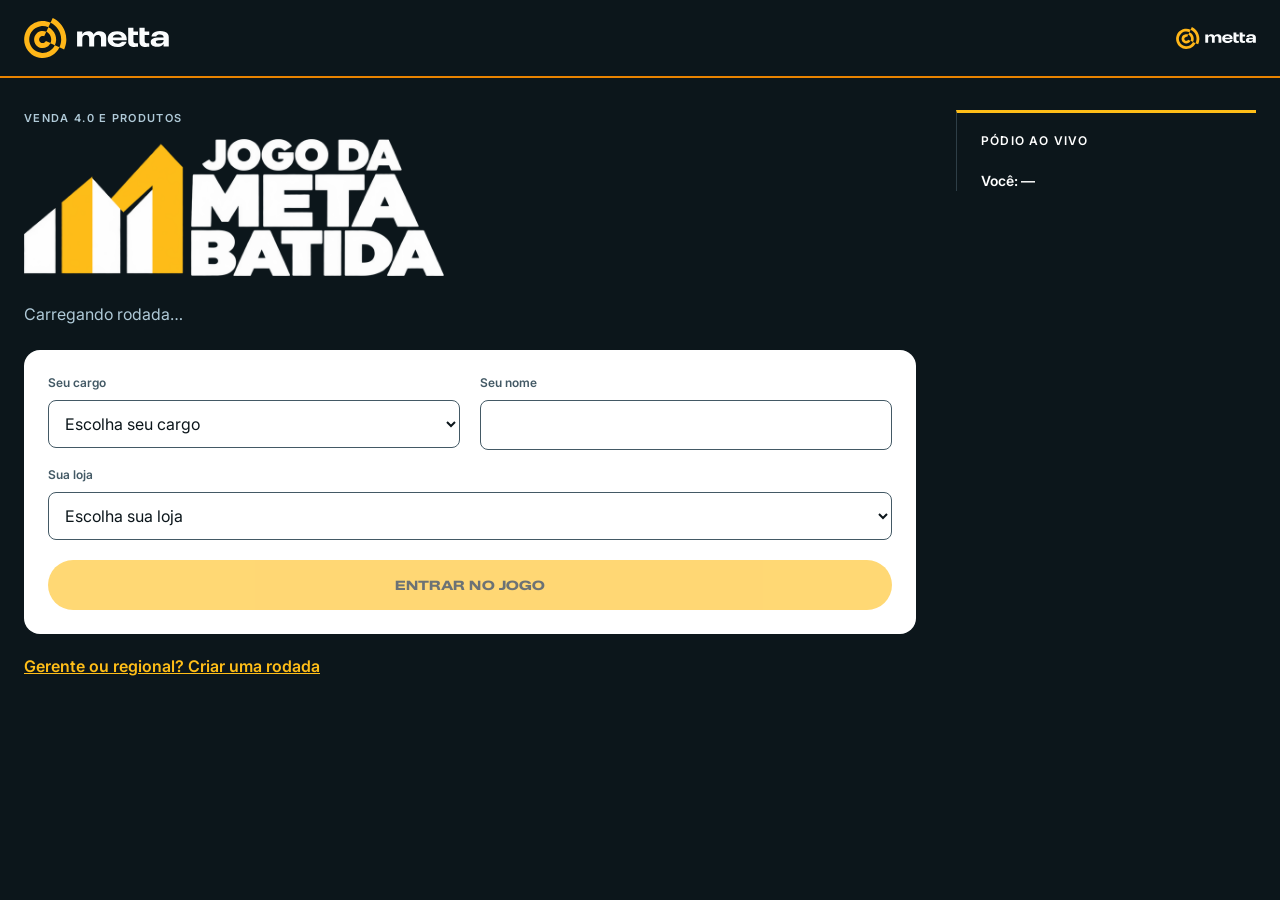
<file: jogo-meta-batida/frontend/index.html>
<!doctype html>
<html lang="pt-BR">
<head><meta charset="utf-8"><meta name="viewport" content="width=device-width,initial-scale=1"><title>Jogo da Meta Batida</title><link rel="stylesheet" href="css/jogo.css?v=20261127g"><script type="module" src="js/jogador.js?v=20261127g"></script></head>
<body>
<header class="marca"><img class="logo-cliente" src="img/logo-metta.svg" alt="Metta" width="150" height="42"><span><img class="logo-jogo" src="img/logo-jogo.png" alt="Jogo da Meta Batida" width="900" height="294"></span><img class="logo-metta" src="img/logo-metta.svg" alt="Metta" width="120" height="26"></header>
<div class="layout">
<aside class="podio painel" aria-label="Pódio ao vivo"><h2>Pódio ao vivo</h2><ol id="podio" class="medalhas"></ol><div class="podio-rodape"><strong id="posicao">Você: —</strong><button id="alternar" class="discreto" hidden aria-label="Alternar entre pódio da loja e geral">Ver geral</button></div></aside>
<main id="principal">
<section id="entrada" class="painel">
<p id="sobretitulo-entrada" class="sobretitulo">VENDA 4.0 E PRODUTOS</p><h1 class="titulo-logo"><img src="img/logo-jogo.png" alt="Jogo da Meta Batida" width="900" height="294"></h1><p id="rodada">Carregando rodada…</p>
<form id="formulario"><div class="campo"><label for="cargo">Seu cargo</label><select id="cargo" name="cargo" required><option value="">Escolha seu cargo</option><option>Gerente</option><option>Regional</option><option>Vendedor</option><option>Outro</option></select></div><div id="campo-nome-lista" class="campo" hidden><label for="nome-lista">Escolha seu nome</label><select id="nome-lista" name="nome-lista"></select></div><div id="campo-nome" class="campo"><label for="nome">Seu nome</label><input id="nome" name="nome" autocomplete="name" minlength="2" maxlength="60" required></div><div id="campo-loja"><label for="loja">Sua loja</label><select id="loja" name="loja" required><option value="">Escolha sua loja</option></select></div><button id="entrar" class="principal" disabled aria-label="Entrar no jogo">Entrar no jogo</button></form><a id="criar-rodada" class="link-rodada" href="gerente.html">Gerente ou regional? Criar uma rodada</a>
</section>
<section id="instrucoes" class="painel" hidden><p class="sobretitulo" id="sobretitulo-regras">PREPARE-SE PARA JOGAR</p><h1 id="titulo-regras">Como funciona</h1><p id="aviso-instrutor" class="aviso-instrutor"></p><ol class="regras" id="lista-regras"></ol><button id="comecar" class="principal" aria-label="Começar a primeira pergunta">Começar</button></section>
<section id="jogo" class="cartao" hidden aria-label="Pergunta atual">
<div class="tempo"><progress id="barra" max="100" value="100" aria-label="Tempo restante"></progress><strong id="segundos" role="timer">— s</strong></div>
<div class="pergunta-topo"><span id="numero"></span><span id="tema"></span></div><h1 id="pergunta"></h1><img id="foto" class="produto" alt=""><div id="opcoes" class="opcoes"></div>
</section>
<section id="feedback" class="painel feedback" hidden><div id="caixa-feedback" class="caixa-feedback"><span id="icone-feedback" class="icone-feedback" aria-hidden="true"></span><div><h1 id="mensagem-feedback" role="status"></h1><p id="detalhe-feedback"></p></div></div></section>
<section id="final" class="painel" hidden><p class="sobretitulo">FIM DE JOGO</p><h1>Seu <em>resultado</em></h1><p id="resultado"></p><div id="estatisticas" class="estatisticas"></div><h2>Lista por cargo</h2><div id="listas" class="listas"></div><div id="ranking" class="ranking" tabindex="0" aria-label="Lista do cargo com rolagem" hidden></div><button id="nova-rodada" class="discreto" hidden aria-label="Entrar na nova rodada">Nova rodada disponível</button></section>
<p id="status" class="status" role="status" aria-live="polite"></p>
</main></div>
</body></html>
</file>
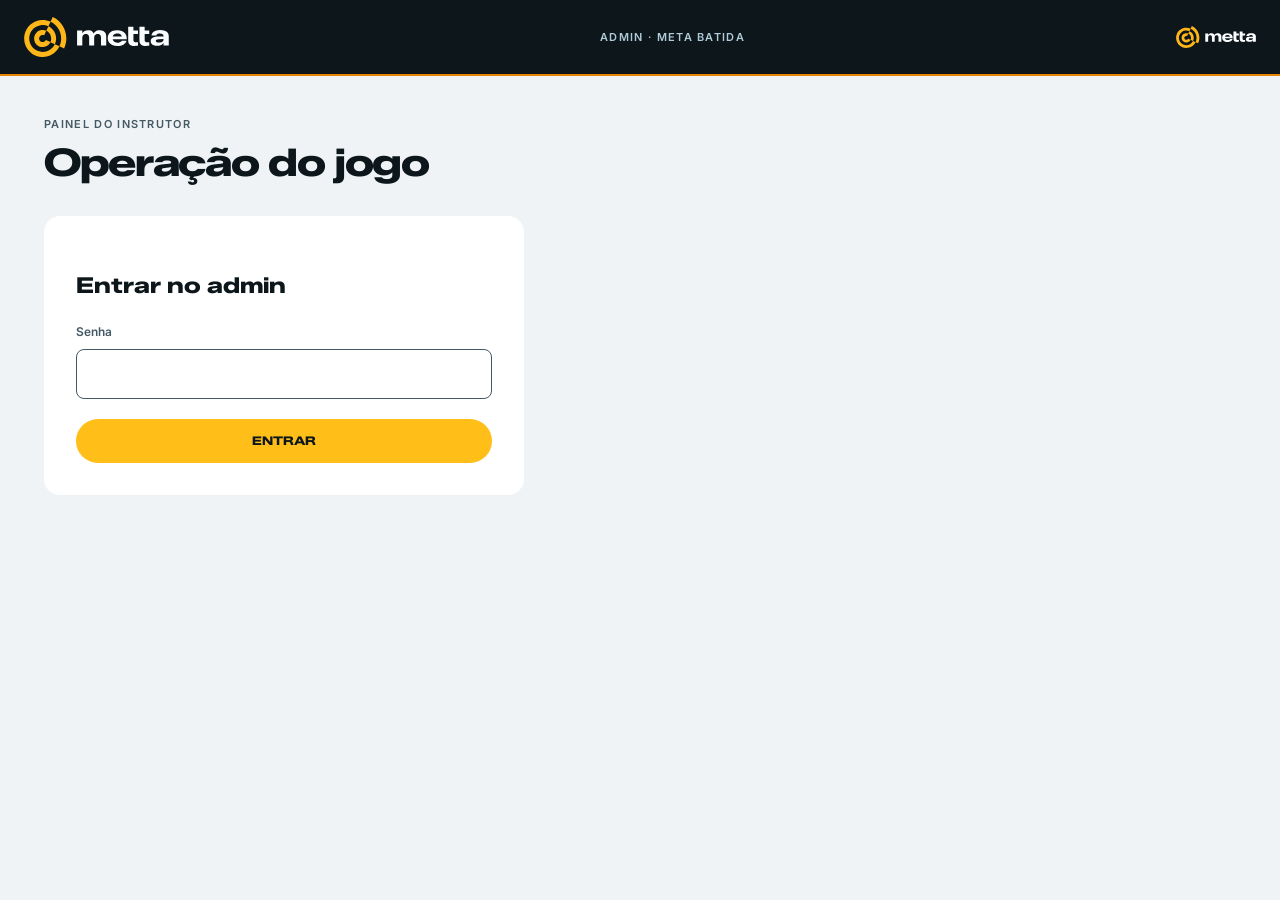
<file: jogo-meta-batida/frontend/admin.html>
<!doctype html>
<html lang="pt-BR"><head><meta charset="utf-8"><meta name="viewport" content="width=device-width,initial-scale=1"><title>Admin · Meta Batida</title><link rel="stylesheet" href="css/jogo.css?v=20261127g"><link rel="stylesheet" href="css/admin.css?v=20261127g"><script type="module" src="js/admin.js?v=20261127g"></script></head>
<body class="pagina-admin"><header class="marca"><img class="logo-cliente" src="img/logo-metta.svg" alt="Metta" width="150" height="42"><span>ADMIN · META BATIDA</span><img class="logo-metta" src="img/logo-metta.svg" alt="Metta" width="120" height="26"></header>
<main class="admin">
<p class="sobretitulo">PAINEL DO INSTRUTOR</p><h1>Operação do jogo</h1><p id="mensagem" role="status" aria-live="polite"></p>

<form id="login" class="painel"><h2>Entrar no admin</h2><label for="senha-login">Senha</label><input id="senha-login" type="password" autocomplete="current-password" required><button class="principal">Entrar</button></form>

<div id="aplicacao" hidden>
<nav id="abas" aria-label="Áreas administrativas">
 <button type="button" data-aba="rodadas" class="aba-ativa">Rodadas</button>
 <button type="button" data-aba="perguntas">Perguntas</button>
 <button type="button" data-aba="lojas">Lojas</button>
</nav>

<section id="aba-rodadas" class="painel">
 <h2>Criar rodada</h2>
 <form id="form-rodada">
  <div class="campo"><label for="r-nome">Nome</label><input id="r-nome" required></div>
  <div class="campo"><label for="r-podio">Pódio</label><select id="r-podio"><option value="geral">Geral</option><option value="loja">Por loja</option></select></div>
  <div class="campo" id="r-campo-loja" hidden><label for="r-loja">Loja (se a rodada for presa a 1 loja)</label><select id="r-loja"><option value="">Nenhuma (qualquer loja)</option></select></div>
  <div class="campo"><label for="r-bloco">Bloco de perguntas</label><select id="r-bloco"><option value="">Todas (sem bloco)</option></select></div>
  <div class="campo"><label for="r-publico">Restringir a (opcional)</label><select id="r-publico"><option value="">Todo mundo</option><option value="vendedores">Só vendedores</option><option value="gerentes">Só gerentes</option><option value="ambos">Vendedores e gerentes</option></select></div>
  <button class="principal">Criar rodada</button>
 </form>
 <h2>Rodadas</h2>
 <div id="lista-rodadas"></div>
</section>

<section id="aba-perguntas" class="painel" hidden>
 <div class="blocos-barra">
  <div class="campo-bloco"><label for="filtro-bloco">Bloco de perguntas</label><select id="filtro-bloco"></select></div>
  <button type="button" id="novo-bloco" class="discreto">+ Novo bloco de perguntas</button>
 </div>
 <div id="novo-bloco-form" class="novo-bloco" hidden>
  <label for="nome-novo-bloco">Nome do novo bloco</label>
  <div class="novo-bloco-linha"><input id="nome-novo-bloco" maxlength="60" placeholder="ex.: Cliente X · Treinamento de março"></div>
  <label for="logo-novo-bloco" class="rotulo-logo">Logo do cliente (opcional, aparece durante o jogo)</label>
  <input id="logo-novo-bloco" type="file" accept="image/png,image/jpeg,image/webp">
  <div class="novo-bloco-linha"><button type="button" id="criar-bloco" class="principal">Criar bloco</button><button type="button" id="cancelar-bloco" class="discreto">Cancelar</button></div>
 </div>
 <div id="bloco-logo" class="bloco-logo" hidden>
  <div class="logo-previa"><img id="logo-previa-img" alt="Logo do cliente neste bloco" hidden><span id="logo-previa-vazio">Sem logo neste bloco</span></div>
  <div class="logo-acoes"><label for="logo-trocar" class="discreto botao-arquivo">Anexar ou trocar logo</label><input id="logo-trocar" type="file" accept="image/png,image/jpeg,image/webp" hidden><button type="button" id="logo-remover" class="discreto">Remover logo</button></div>
 </div>
 <p id="bloco-info" class="bloco-info"></p>
 <h2 id="titulo-lote">Cadastrar perguntas (em lote)</h2>
 <datalist id="blocos-existentes"></datalist>
 <div id="lote-perguntas"></div>
 <div class="barra"><button type="button" id="add-pergunta" class="discreto">+ Nova pergunta</button><button type="button" id="salvar-lote" class="principal">Salvar todas</button><button type="button" id="copiar-base" class="discreto">Copiar perguntas base (Venda 4.0)</button></div>
 <div id="caixa-sucesso" class="caixa-sucesso" role="status" aria-live="polite" hidden><span class="icone-sucesso" aria-hidden="true">✓</span><div><strong id="sucesso-titulo"></strong><p id="sucesso-detalhe"></p></div></div>
 <div class="ativas-topo"><h2>Ativas</h2><div class="filtro-ativas"><label for="filtro-bloco-lista">Filtrar por bloco</label><select id="filtro-bloco-lista"></select></div></div>
 <p id="contagem-ativas" class="bloco-info"></p><div id="lista-ativas"></div>
 <h2>Ocultas</h2><div id="lista-ocultas"></div>
 <h2>Excluídas (lixeira)</h2><div id="lista-excluidas"></div>
</section>

<section id="aba-lojas" class="painel" hidden>
 <h2>Nova loja</h2>
 <form id="form-loja">
  <div class="campo"><label for="l-filial">Filial (código, ex.: 03)</label><input id="l-filial" required></div>
  <div class="campo"><label for="l-rotulo">Rótulo (nome exibido pro jogador)</label><input id="l-rotulo" required></div>
  <button class="principal">Salvar loja</button>
 </form>
 <h2>Lojas cadastradas</h2>
 <div id="lista-lojas"></div>
</section>

<dialog id="detalhe" aria-labelledby="detalhe-titulo">
 <h2 id="detalhe-titulo"></h2>
 <div id="detalhe-conteudo"></div>
 <button type="button" id="fechar-detalhe" class="discreto">Fechar</button>
</dialog>
</div>
</main></body></html>
</file>
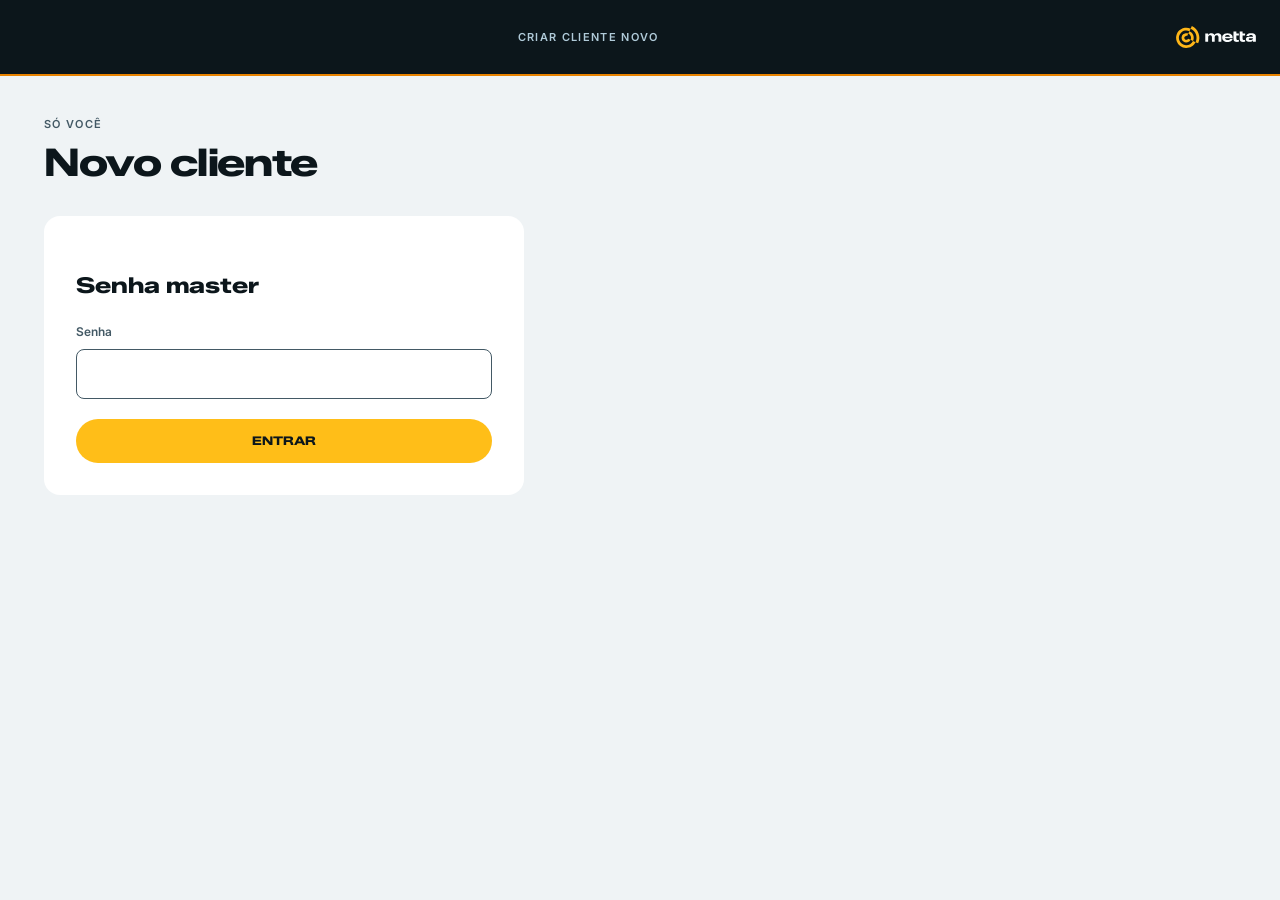
<file: jogo-meta-batida/frontend/clientes.html>
<!doctype html>
<html lang="pt-BR">
<head><meta charset="utf-8"><meta name="viewport" content="width=device-width,initial-scale=1"><title>Novo cliente · Jogo da Meta Batida</title><link rel="stylesheet" href="css/jogo.css?v=20261127g"><link rel="stylesheet" href="css/admin.css?v=20261127g"><script type="module" src="js/clientes.js?v=20261127g"></script></head>
<body class="pagina-admin"><header class="marca"><span>CRIAR CLIENTE NOVO</span><img class="logo-metta" src="img/logo-metta.svg" alt="Metta" width="120" height="26"></header>
<main class="admin">
<p class="sobretitulo">SÓ VOCÊ</p><h1>Novo cliente</h1><p id="mensagem" role="status" aria-live="polite"></p>

<form id="login" class="painel"><h2>Senha master</h2><label for="senha-login">Senha</label><input id="senha-login" type="password" autocomplete="current-password" required><button class="principal">Entrar</button></form>

<div id="aplicacao" hidden>
<form id="form-cliente" class="painel">
 <h2>Dados do cliente</h2>
 <div class="campo"><label for="c-nome">Nome do cliente</label><input id="c-nome" required></div>
 <div class="campo"><label for="c-slug">Identificador (slug)</label><input id="c-slug" pattern="[a-z0-9-]+" placeholder="ex.: nova-loja" required><p>Só letras minúsculas, números e hífen — vira o <code>?c=</code> do link.</p></div>
 <div class="campo"><label for="c-logo">URL da logo (fundo escuro — prefira versão branca)</label><input id="c-logo" type="url" placeholder="https://..."></div>
 <div class="campo"><label for="c-sobretitulo">Frase acima do título do jogo (opcional)</label><input id="c-sobretitulo" maxlength="60" placeholder="ex.: VENDA 4.0 E PRODUTOS"></div>
 <div class="campo"><label for="c-cor">Cor principal (opcional)</label><input id="c-cor" type="text" placeholder="#FFBE18"></div>
 <div class="campo"><label for="c-senha-gerente">Senha do gerente deste cliente</label><input id="c-senha-gerente" type="password" required></div>
 <div class="campo"><label for="c-senha-admin">Senha do admin deste cliente</label><input id="c-senha-admin" type="password" required></div>
 <button class="principal">Criar cliente</button>
</form>
<section id="resultado" class="painel" hidden>
 <h2>Cliente criado</h2>
 <div id="links-resultado"></div>
</section>
</div>
</main></body></html>
</file>
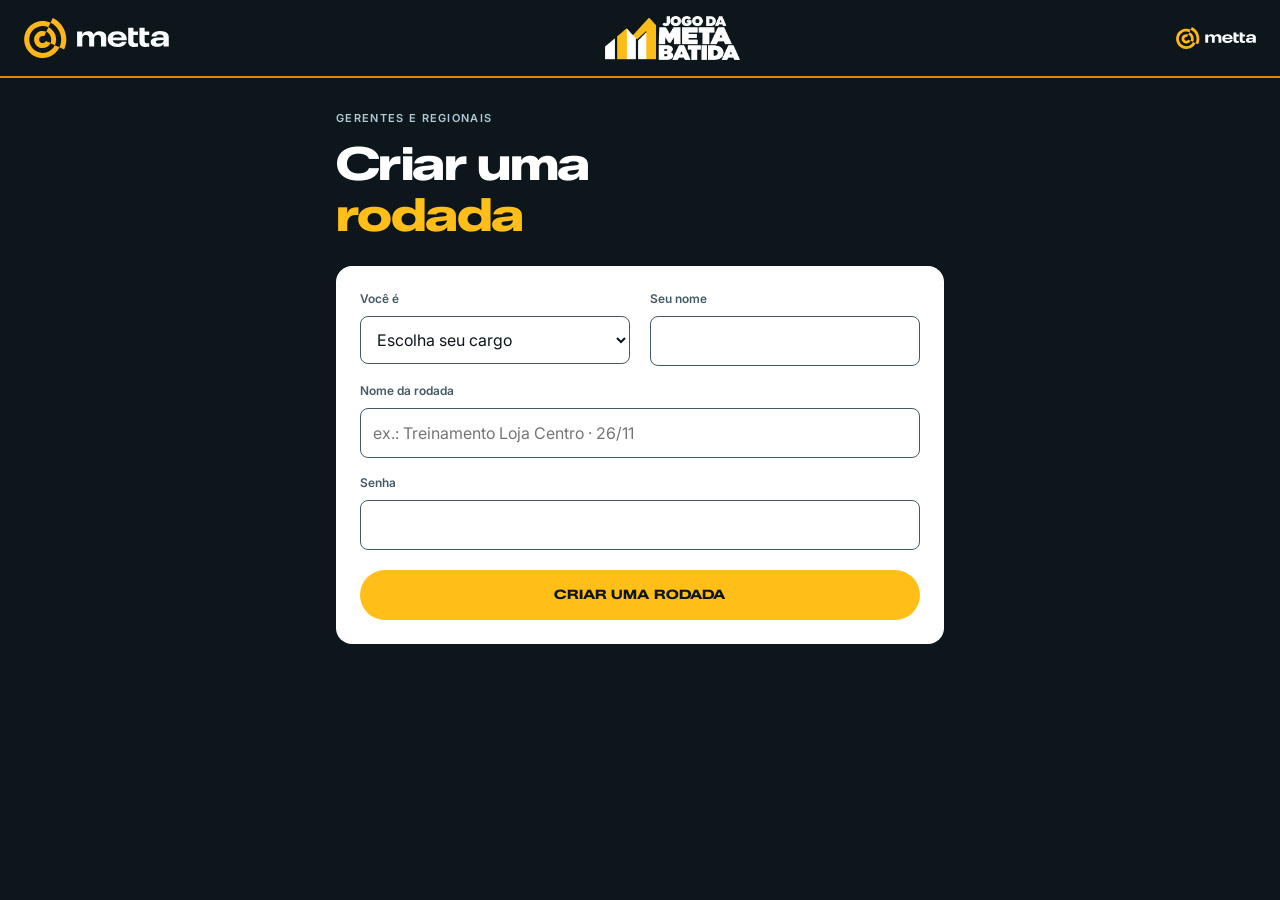
<file: jogo-meta-batida/frontend/gerente.html>
<!doctype html>
<html lang="pt-BR">
<head><meta charset="utf-8"><meta name="viewport" content="width=device-width,initial-scale=1"><title>Criar uma rodada · Meta Batida</title><link rel="stylesheet" href="css/jogo.css?v=20261127g"><script type="module" src="js/gerente.js?v=20261127g"></script></head>
<body>
<header class="marca"><img class="logo-cliente" src="img/logo-metta.svg" alt="Metta" width="150" height="42"><span><img class="logo-jogo" src="img/logo-jogo.png" alt="Jogo da Meta Batida" width="900" height="294"></span><img class="logo-metta" src="img/logo-metta.svg" alt="Metta" width="120" height="26"></header>
<main class="pagina-rodada">
<section id="gestor-rodada" hidden><p class="sobretitulo">PAINEL DO GESTOR</p><h1>Controlar a <em>rodada</em></h1>
<form id="form-gestor"><div class="campo-amplo"><label for="senha-gestor">Senha do gestor</label><input id="senha-gestor" type="password" autocomplete="off" required></div><button class="principal">Entrar</button></form></section>
<section id="criar"><p class="sobretitulo">GERENTES E REGIONAIS</p><h1>Criar uma <em>rodada</em></h1>
<form id="formulario"><div class="campo"><label for="papel">Você é</label><select id="papel" required><option value="">Escolha seu cargo</option><option>Gerente</option><option>Regional</option></select></div>
<div id="campo-nome-lista" class="campo" hidden><label for="nome-lista">Escolha seu nome</label><select id="nome-lista"></select></div>
<div id="campo-nome" class="campo"><label for="nome">Seu nome</label><input id="nome" minlength="2" maxlength="60" autocomplete="name" required></div>
<div id="campo-loja" hidden><label for="loja">Sua loja</label><select id="loja"><option value="">Escolha sua loja</option></select></div>
<div id="campo-publico" class="campo-amplo" hidden><label for="publico">Para quem é a rodada</label><select id="publico"><option value="">Escolha</option><option value="vendedores">Vendedores</option><option value="gerentes">Gerentes</option><option value="ambos">Vendedores e gerentes</option></select></div>
<div class="campo-amplo"><label for="nome-rodada-novo">Nome da rodada</label><input id="nome-rodada-novo" maxlength="80" required placeholder="ex.: Treinamento Loja Centro · 26/11"></div>
<div class="campo-amplo"><label for="senha">Senha</label><input id="senha" type="password" autocomplete="off" required></div>
<button id="criar-botao" class="principal">Criar uma rodada</button></form></section>
<section id="criada" hidden><p class="sobretitulo">RODADA ABERTA</p><h1 id="nome-rodada"></h1><p id="contagem" class="contagem"></p>
<h2>Link para a equipe</h2><p class="copiar"><input id="link-jogo" readonly aria-label="Link do jogo"><button id="copiar" type="button" class="discreto">Copiar</button></p><p><a id="whatsapp" class="discreto botao-link" target="_blank" rel="noopener">Enviar pelo WhatsApp</a></p>
<h2>Telão para compartilhar</h2><p class="copiar"><input id="link-telao" readonly aria-label="Link do telão"><a id="abrir-telao" class="discreto" target="_blank" rel="noopener">Abrir</a></p>
<div class="controle"><button id="comecar-todos" type="button" class="principal">Começar para todos</button><button id="resetar" type="button" class="discreto">Resetar jogo</button><button id="encerrar" type="button" class="discreto">Encerrar rodada</button></div><h2>A postos</h2><ul id="a-postos" class="lista-postos"></ul></section>
<p id="status" class="status" role="status"></p>
</main></body></html>
</file>
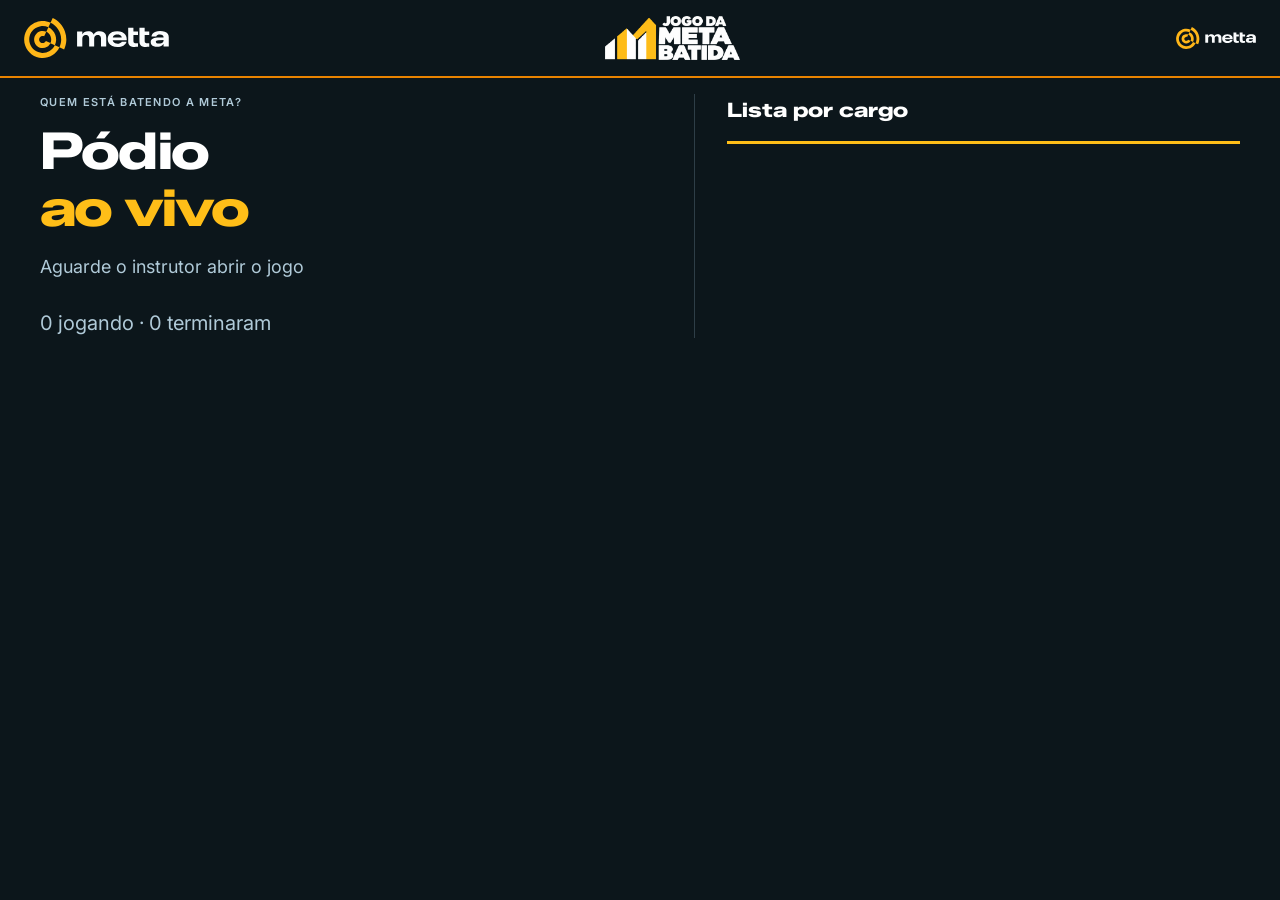
<file: jogo-meta-batida/frontend/telao.html>
<!doctype html>
<html lang="pt-BR"><head><meta charset="utf-8"><meta name="viewport" content="width=device-width,initial-scale=1"><title>Telão · Meta Batida</title><link rel="stylesheet" href="css/jogo.css?v=20261127g"><script type="module" src="js/telao.js?v=20261127g"></script></head>
<body class="telao"><header class="marca"><img class="logo-cliente" src="img/logo-metta.svg" alt="Metta" width="150" height="42"><span><img class="logo-jogo" src="img/logo-jogo.png" alt="Jogo da Meta Batida" width="900" height="294"></span><img class="logo-metta" src="img/logo-metta.svg" alt="Metta" width="120" height="26"></header>
<main class="palco"><div class="palco-abertura"><p class="sobretitulo">QUEM ESTÁ BATENDO A META?</p><h1>Pódio <em>ao vivo</em></h1><p id="situacao">Aguarde o instrutor abrir o jogo</p></div><ol id="podio" class="medalhas"></ol><p id="contagem" class="contagem">0 jogando · 0 terminaram</p><section class="painel palco-ranking"><h2>Lista por cargo</h2><div id="listas" class="listas"></div><div id="ranking" class="ranking" tabindex="0" aria-label="Lista do cargo" hidden></div></section><p id="status" role="status"></p></main></body></html>
</file>
<file: jogo-meta-batida/frontend/css/jogo.css>
/* Metta: títulos Expanded, texto Inter, superfícies oficiais e hierarquia editorial. */
@font-face{font-family:'Zalando Sans Expanded';src:url('../fonts/ZalandoSansExpanded-ExtraBold.woff2') format('woff2');font-weight:800;font-display:swap}
@font-face{font-family:Inter;src:url('../fonts/Inter-Regular.woff2') format('woff2');font-weight:400;font-display:swap}
@font-face{font-family:Inter;src:url('../fonts/Inter-SemiBold.woff2') format('woff2');font-weight:600;font-display:swap}
:root{--noite:#0C161B;--card:#1A2A35;--ardosia:#2E3E47;--aco:#B0CAD8;--cinza-azul:#435965;--gelo:#EBF3F7;--branco:#FFF;--amarelo:#FFBE18;--amarelo-hover:#FFC531;--amarelo-press:#FFB618;--laranja:#E98300;--tinta:#0C161B;--azul:#435965;--azul-claro:#B0CAD8;--cinza:#EBF3F7;--azul-noite:#0C161B;--borda:#435965;--fonte:Inter,sans-serif;--display:'Zalando Sans Expanded',sans-serif}
*{box-sizing:border-box}
[hidden]{display:none!important}
body{margin:0;min-height:100dvh;background:var(--noite);color:var(--branco);font:400 16px/1.5 var(--fonte)}
button,input,select,textarea{font:inherit}
button{cursor:pointer;font-weight:600;border:0}
button:disabled{cursor:default;opacity:.6}
h1,h2{font-family:var(--display);font-weight:800;text-wrap:balance}
h1{font-size:clamp(32px,3.6vw,52px);line-height:1.12;letter-spacing:-.035em;margin:12px 0 24px}
h2{font-size:22px;line-height:1.25;margin:0 0 16px}
strong{font-weight:600}
em{font-style:normal;color:var(--amarelo)}
p{margin:0 0 16px}
:focus-visible{outline:3px solid var(--aco);outline-offset:4px}
.marca{min-height:76px;padding:16px max(24px,calc((100vw - 1280px)/2));display:flex;align-items:center;gap:24px;border-bottom:2px solid var(--laranja);background:var(--noite);color:var(--branco)}
.marca .logo-cliente{width:auto;height:40px}
.marca .logo-metta{width:auto;height:22px}
.marca .logo-jogo{width:auto;height:44px;display:block;margin:0 auto}
body:has(#entrada:not([hidden])) .marca .logo-jogo{visibility:hidden}
.link-rodada{display:inline-block;margin-top:20px;color:var(--amarelo);font-weight:600}
.pagina-rodada{max-width:640px;margin:32px auto;padding:0 16px}.pagina-rodada h1 em{display:block}.pagina-rodada h2{font-size:16px;margin:24px 0 8px}
.copiar{display:flex;gap:8px;align-items:center;margin:0}.copiar .discreto{flex:none;display:inline-flex;align-items:center;text-decoration:none}
#encerrar{margin-top:32px}.botao-link{display:inline-flex;align-items:center;text-decoration:none;margin-top:12px}
.titulo-logo{margin:0 0 16px;line-height:0}.titulo-logo img{width:min(420px,100%);height:auto}
.marca span{flex:1;text-align:center;font-size:11px;letter-spacing:.12em;color:var(--aco);font-weight:600}
.layout{max-width:1280px;margin:32px auto;padding:0 24px;display:grid;grid-template-columns:minmax(0,1fr) 300px;gap:40px;align-items:start}
main{min-width:0}.layout main{grid-column:1;grid-row:1}
.painel,.cartao{min-width:0}
.sobretitulo{font-size:11px;letter-spacing:.12em;font-weight:600;color:var(--aco);text-transform:uppercase;margin:0 0 12px}
/* Entrada: abertura editorial e formulário com superfície própria. */
#entrada h1{max-width:660px;font-size:clamp(38px,4.6vw,64px);line-height:1.06}
#entrada h1 em{display:block}
#rodada{color:var(--aco);margin:0 0 24px}
#formulario{padding:24px;background:var(--branco);color:var(--tinta);border-radius:16px;display:grid;grid-template-columns:1fr 1fr;gap:16px 20px}
.campo{min-width:0}.campo-amplo,#campo-loja,#formulario .principal{grid-column:1/-1}
label{display:block;font-size:12px;font-weight:600;color:var(--cinza-azul);margin:0 0 8px}
input,select,textarea{display:block;width:100%;min-height:48px;padding:12px;border:1px solid var(--cinza-azul);border-radius:8px;color:var(--tinta);background:var(--branco)}
input:focus-visible,select:focus-visible,textarea:focus-visible{outline-color:var(--cinza-azul)}
.principal{min-height:50px;background:var(--amarelo);color:var(--tinta);border-radius:999px;padding:12px 24px;font:800 13px/1.3 var(--display);letter-spacing:.01em;text-transform:uppercase;transition:background .2s}
.principal:hover:enabled{background:var(--amarelo-hover)}.principal:active:enabled{background:var(--amarelo-press)}
#formulario .principal{margin-top:4px}
#formulario :focus-visible{outline-color:var(--cinza-azul)}
.discreto{background:var(--ardosia);color:var(--branco);padding:10px 16px;min-height:44px;border-radius:999px;font-size:13px}
.discreto:hover:enabled{background:var(--cinza-azul)}
/* Pódio: uma lista, sem três cartões competindo com a pergunta. */
.podio{grid-column:2;grid-row:1;position:sticky;top:24px;border-top:3px solid var(--amarelo);padding:20px 0 0 24px;border-left:1px solid var(--ardosia)}
.podio h2{font:600 12px/1.4 var(--fonte);letter-spacing:.1em;text-transform:uppercase;margin-bottom:20px}
.medalhas{list-style:none;padding:0;margin:0;counter-reset:podio}
.medalha{display:grid;grid-template-columns:48px minmax(0,1fr) auto;gap:2px 8px;align-items:baseline;padding:18px 0;border-bottom:1px solid var(--ardosia);overflow-wrap:anywhere}
.colocacao{white-space:nowrap;overflow-wrap:normal;font-family:var(--display);font-size:25px;font-weight:800;color:var(--aco);grid-row:1/3}
.medalha:first-child .colocacao{color:var(--amarelo)}
.nome-podio{font-size:16px;line-height:1.3;grid-column:2}
.pontos-podio{grid-column:3;font-size:12px;white-space:nowrap;color:var(--aco);font-variant-numeric:tabular-nums}
.loja-podio{grid-column:2/-1;font-size:12px;color:var(--aco)}
.podio-rodape{display:flex;flex-wrap:wrap;gap:12px;align-items:center;justify-content:space-between;margin-top:20px;font-size:14px}
.podio-rodape .discreto{font-size:12px;padding:8px 12px}
/* Instruções numeradas, com ritmo de leitura. */
.regras{list-style:none;counter-reset:regra;padding:0;margin:24px 0 28px}
.regras li{counter-increment:regra;display:flex;align-items:center;gap:16px;padding:14px 0;border-bottom:1px solid var(--ardosia)}
.regras li::before{content:counter(regra,decimal-leading-zero);font-family:var(--display);font-weight:800;color:var(--amarelo);font-size:20px}
#instrucoes .principal{min-width:240px}
/* A pergunta ocupa um palco claro; cronômetro e progresso continuam explícitos. */
.cartao{padding:24px;border-radius:16px;background:var(--branco);color:var(--tinta);display:grid;grid-template-columns:minmax(0,1fr) 92px;gap:16px}
.pergunta-topo{grid-column:1;grid-row:1;display:flex;flex-direction:column;justify-content:center;gap:2px;font-size:11px;font-weight:600;letter-spacing:.06em;color:var(--cinza-azul)}
#numero{color:var(--tinta);font-size:13px}#tema{overflow-wrap:anywhere}
.tempo{grid-column:2;grid-row:1;display:flex;flex-direction:column;align-items:stretch;justify-content:center;gap:4px}
.tempo strong{order:-1;font:800 28px/1 var(--display);text-align:right;white-space:nowrap;font-variant-numeric:tabular-nums}
progress{appearance:none;border:0;border-radius:999px;width:100%;height:6px;overflow:hidden;background:var(--gelo)}
progress::-webkit-progress-bar{background:var(--gelo)}
progress::-webkit-progress-value{background:var(--cinza-azul)}
progress::-moz-progress-bar{background:var(--cinza-azul)}
.urgente .tempo strong{text-decoration:underline;text-underline-offset:4px}
.cartao h1{grid-column:1/-1;font-size:clamp(22px,2.1vw,30px);line-height:1.25;letter-spacing:-.025em;margin:0;text-wrap:pretty}
.produto{grid-column:1/-1;display:block;width:100%;height:clamp(110px,24vh,240px);object-fit:contain;background:var(--branco);border-radius:8px}
.opcoes{grid-column:1/-1;display:grid;grid-template-columns:1fr 1fr;gap:8px}
.opcao{min-width:0;min-height:58px;display:flex;align-items:center;text-align:left;padding:12px;gap:10px;border:1px solid var(--cinza-azul);border-radius:10px;background:var(--branco);color:var(--tinta);line-height:1.35;transition:background .2s}
.opcao>span:last-child{min-width:0;overflow-wrap:anywhere}
.opcao:hover:enabled{background:var(--gelo)}
.letra{display:grid;place-items:center;flex:0 0 28px;height:28px;border-radius:6px;background:var(--gelo);color:var(--cinza-azul);font-size:13px;font-weight:600}
.opcao.selecionada{background:var(--ardosia);color:var(--branco);opacity:1}.opcao.selecionada .letra{background:var(--branco);color:var(--tinta)}
.cartao :focus-visible{outline-color:var(--cinza-azul)}
/* Feedback e fechamento: o resultado, em primeiro plano. */
.feedback{display:grid;place-content:center;min-height:440px;padding:40px 24px;border-block:1px solid var(--ardosia)}
.feedback h1{font-size:clamp(32px,4.2vw,58px);max-width:680px;margin:0;text-align:center}
.feedback.acerto h1{color:var(--amarelo)}
.status{color:var(--aco);font-size:13px;margin:10px 0 0;overflow-wrap:anywhere}.status:empty{display:none}
#resultado{font-size:18px;color:var(--aco)}
.estatisticas{display:grid;grid-template-columns:1.5fr 1fr 1fr;margin:24px 0 32px;border-block:1px solid var(--ardosia)}
.estatisticas div{padding:24px 12px;border-right:1px solid var(--ardosia);color:var(--aco);font-size:14px}
.estatisticas div:first-child{padding-left:0}.estatisticas div:last-child{border:0}
.estatisticas strong{display:block;font:800 clamp(28px,3.2vw,44px)/1.2 var(--display);color:var(--branco);font-variant-numeric:tabular-nums}
.estatisticas div:first-child strong{color:var(--amarelo)}
.listas{display:flex;flex-wrap:wrap;gap:8px;margin:0 0 12px}.listas [aria-pressed="true"]{background:var(--amarelo);color:#0C161B;border-color:var(--amarelo)}
.ranking{max-height:42vh;overflow:auto;overscroll-behavior:contain}
.linha{display:grid;grid-template-columns:40px minmax(0,1fr) auto;gap:12px;align-items:center;padding:14px 12px;border-bottom:1px solid var(--ardosia)}
.linha span{overflow-wrap:anywhere}.linha small{display:block;color:var(--aco);font-size:12px}.linha>strong:last-child{white-space:nowrap;font-variant-numeric:tabular-nums}
.linha.eu{background:var(--ardosia);border-radius:8px}.linha.eu>strong:first-child{text-decoration:underline}
#nova-rodada{margin-top:20px}
/* Telão: três líderes grandes à esquerda e dez posições legíveis à direita. */
.palco{max-width:1440px;margin:32px auto;padding:0 40px;display:grid;grid-template-columns:minmax(0,1fr) minmax(380px,.9fr);gap:0 48px}
.palco-abertura{grid-column:1}.telao h1{font-size:clamp(40px,4vw,64px);margin:8px 0 16px}.telao h1 em{display:block}
#situacao{color:var(--aco);font-size:18px}
.telao .medalhas{grid-column:1}.telao .medalha{grid-template-columns:92px minmax(0,1fr) auto;padding:20px 0;gap:4px 12px}
.telao .colocacao{font-size:44px}.telao .nome-podio{font:800 clamp(20px,2vw,30px)/1.2 var(--display)}
.telao .pontos-podio{font-size:18px}.telao .loja-podio{font-size:16px}
.contagem{grid-column:1;font-size:16px;color:var(--aco);margin:20px 0 0}
.palco-ranking{grid-column:2;grid-row:1/5;border-left:1px solid var(--ardosia);padding-left:32px}
.palco-ranking h2{font-size:20px;padding:4px 0 18px;border-bottom:3px solid var(--amarelo);margin:0}
.telao .ranking{max-height:none}.telao .linha{padding:10px 0;font-size:18px;gap:8px}.telao .linha small{font-size:13px}
.telao #status{grid-column:1/-1;color:var(--aco);margin-top:12px;font-size:13px}
@media(min-width:1100px){
 .cartao{grid-template-columns:minmax(0,.85fr) minmax(0,1fr) 92px;gap:16px 24px}
 .pergunta-topo{grid-column:1/3}.tempo{grid-column:3}
 .produto{grid-column:1;grid-row:3;height:clamp(220px,35vh,340px);align-self:center}
 .opcoes{grid-column:2/4;grid-row:3;grid-template-columns:1fr}
}
@media(min-width:900px) and (max-height:750px){
 .marca{min-height:60px;padding-block:10px}.marca .logo-cliente{height:36px}
 .layout{margin:20px auto;gap:28px}.cartao{padding:20px;gap:12px 20px}
 .cartao h1{font-size:24px}.produto{height:110px}.opcao{font-size:15px;min-height:52px;padding:10px}
 .palco{margin:20px auto}.telao h1{font-size:42px}.telao .medalha{padding:14px 0}.telao .linha{font-size:16px;padding:7px 0}.telao .linha small{font-size:12px}
}
@media(min-width:1100px) and (max-height:750px){.produto{height:240px}}
@media(max-width:899px){
 body{font-size:15px}.marca{min-height:54px;padding:10px 16px;gap:12px}.marca .logo-jogo{height:30px}.titulo-logo img{width:240px}.marca .logo-cliente{height:32px}.marca .logo-metta{height:18px;margin-left:auto}
 .layout{display:flex;flex-direction:column;margin:0 auto;padding:0 12px;gap:20px}.layout main{width:100%}
 .podio{position:sticky;top:0;z-index:2;width:100%;padding:8px 0;background:var(--noite);border-top:0;border-left:0;border-bottom:1px solid var(--ardosia)}
 .podio h2{display:none}.podio .medalhas{display:grid;grid-template-columns:repeat(3,minmax(0,1fr));gap:8px}
 .podio .medalha{position:relative;grid-template-columns:24px minmax(0,1fr);padding:0 6px 0 0;border:0;border-right:1px solid var(--ardosia);gap:0 4px}
 .podio .medalha:last-child{border:0}.podio .colocacao{font:600 13px/1.4 var(--fonte);grid-row:1;align-self:center}
 .podio .nome-podio{font-size:12px;overflow:hidden;text-overflow:ellipsis;white-space:nowrap}
 .podio .pontos-podio{grid-column:2;font-size:11px}.podio .loja-podio{display:none}
 .podio-rodape{margin-top:6px;gap:4px;font-size:11px;min-height:24px}.podio-rodape .discreto{min-height:24px;padding:2px 10px;font-size:11px}
 #entrada h1{font-size:38px;margin:8px 0 16px}#rodada{font-size:14px;margin-bottom:20px}
 #formulario{padding:20px;grid-template-columns:1fr;gap:16px}.campo{grid-column:1/-1}
 h1{font-size:32px}h2{font-size:20px}.regras{margin-block:16px 24px}.regras li{padding:12px 0;gap:12px}
 #instrucoes .principal{width:100%}.sobretitulo{font-size:10px}
 .cartao{padding:14px;gap:10px;grid-template-columns:minmax(0,1fr) 70px;border-radius:12px}.cartao h1{font-size:21px;line-height:1.25}
 #numero{font-size:11px}.pergunta-topo{font-size:10px}.tempo strong{font-size:24px}
 .produto{height:clamp(110px,calc(100dvh - 540px),200px)}
 .opcoes{grid-template-columns:1fr;gap:6px}.opcao{min-height:48px;padding:9px 10px;font-size:14px;gap:8px}.letra{flex-basis:26px;height:26px}
 .feedback{min-height:350px;padding:24px 12px}.feedback h1{font-size:34px}
 .estatisticas{grid-template-columns:1.3fr 1fr 1fr;margin:20px 0 24px}.estatisticas div{padding:16px 8px;font-size:12px}.estatisticas strong{font-size:26px}
 .linha{grid-template-columns:28px minmax(0,1fr) auto;font-size:13px;padding:12px 8px;gap:8px}.ranking{max-height:40vh}
 .palco{display:block;margin:24px auto;padding:0 20px}.telao h1{font-size:40px}.telao h1 em{display:inline}
 .telao .medalha{grid-template-columns:60px minmax(0,1fr) auto;padding:16px 0}.telao .colocacao{font-size:32px}.telao .nome-podio{font-size:20px}.telao .pontos-podio{font-size:14px}.telao .loja-podio{font-size:13px}
 .palco-ranking{margin-top:32px;padding:0;border:0}.telao .linha{font-size:16px}
}
/* 360 × 640: foto de 110px e quatro alternativas integrais em duas colunas. */
@media(max-width:899px) and (max-height:700px){
 .em-jogo .marca{min-height:42px;padding:6px 12px}.em-jogo .marca .logo-cliente{height:28px}.em-jogo .marca .logo-metta{height:16px}.em-jogo .marca .logo-jogo{height:28px}
 .em-jogo .layout{gap:8px;padding:0 8px}.em-jogo .podio{padding:6px 2px}.em-jogo .podio-rodape{margin-top:2px}
 .em-jogo .cartao{padding:10px;gap:8px;grid-template-columns:minmax(0,1fr) 64px}
 .em-jogo .cartao h1{font-size:18px;line-height:1.25}.em-jogo .tempo strong{font-size:22px}
 .em-jogo .produto{height:110px}.em-jogo .opcoes{grid-template-columns:1fr 1fr;gap:6px}.em-jogo .opcao{font-size:13px;min-height:48px;padding:8px;gap:6px;align-items:flex-start}
 .em-jogo .letra{flex-basis:22px;height:22px;font-size:12px}.em-jogo .status{font-size:12px;margin-top:4px}
}
@media(prefers-reduced-motion:reduce){*,*::before,*::after{animation:none!important;transition:none!important;scroll-behavior:auto!important}}

/* Mensagens visíveis e telão legível em tela compartilhada. */
main [role=status]{color:var(--amarelo);font-size:15px;font-weight:600}
@media(min-width:900px){
 .telao .pontos-podio{font-size:24px}.telao .contagem{font-size:20px;margin-top:12px}.telao .listas button{font-size:16px}.telao .linha{font-size:22px}.telao .linha small{font-size:15px}
 .telao .medalha{padding:12px 0}.palco{margin-block:16px}
}
#instrucoes .principal{position:sticky;bottom:12px}
#instrucoes .principal:disabled{background:var(--ardosia);color:var(--branco);opacity:1}
.aviso-instrutor{color:var(--amarelo);font-weight:600;margin:16px 0}
.controle{display:flex;flex-wrap:wrap;gap:8px;margin-top:24px}.controle .principal{width:auto}.controle #encerrar{margin-top:0}
.lista-postos{margin:0;padding-left:20px;color:var(--aco)}

/* Feedback da resposta: caixa verde (acertou) ou vermelha (não foi dessa vez). */
.caixa-feedback{display:flex;align-items:center;gap:20px;max-width:640px;width:100%;margin:0 auto;padding:24px 28px;border-radius:16px;border:2px solid;text-align:left}
.caixa-feedback h1{font-size:clamp(26px,3.4vw,40px);margin:0;text-align:left}
.caixa-feedback p{margin:6px 0 0;font-size:16px}
.icone-feedback{flex:none;width:56px;height:56px;border-radius:50%;display:grid;place-items:center;font:800 30px/1 var(--display);color:#fff}
.caixa-certa{background:#0F2E1D;border-color:#2FBF71}.caixa-certa .icone-feedback{background:#2FBF71;color:#06210f}
.feedback .caixa-certa h1,.feedback .caixa-errada h1{color:#fff}
.caixa-errada{background:#3A1418;border-color:#E5484D}.caixa-errada .icone-feedback{background:#E5484D}
@media (max-width:600px){.caixa-feedback{padding:18px;gap:14px}.icone-feedback{width:44px;height:44px;font-size:24px}}

/* Logo do cliente anexada ao bloco: selo claro, para aparecer em qualquer cor de logo. */
.marca .logo-cliente.logo-bloco{background:#fff;padding:4px 12px;border-radius:10px;height:44px;width:auto;max-width:200px;object-fit:contain}
</file>
<file: jogo-meta-batida/frontend/css/admin.css>
/* Operação: superfície clara, navegação discreta, tabelas com contraste. */
.pagina-admin{background:#EFF3F5;color:var(--tinta)}
.admin{max-width:1240px;margin:40px auto;padding:0 24px}
.admin>.sobretitulo{color:var(--cinza-azul);margin:0 0 8px}
.admin>h1{font-size:clamp(28px,3vw,40px);margin:0 0 24px}
.admin #mensagem{white-space:pre-wrap;overflow-wrap:anywhere;color:var(--cinza-azul);font-weight:600}
.admin #mensagem:empty{display:none}
.admin .painel{background:var(--branco);padding:32px;border-radius:16px}
.admin #login{max-width:480px;margin-top:32px}
.admin #login h2{margin-bottom:24px}
.admin #login button{width:100%;margin-top:20px}
.admin nav,.barra{display:flex;flex-wrap:wrap;gap:8px;margin:16px 0}
#aplicacao>.barra{justify-content:flex-end;margin-bottom:8px}
.admin nav{gap:4px;margin:0 0 24px;border-bottom:1px solid var(--aco);padding-bottom:8px}
.admin nav button{background:transparent;color:var(--cinza-azul);border-radius:8px;padding:12px 20px}
.admin nav button:hover{background:var(--gelo)}
.admin nav button[aria-current=true]{background:var(--ardosia);color:var(--branco)}
.admin button{min-height:44px}
.admin .principal{width:auto;margin:0;padding:12px 24px;font-size:12px}
.admin .discreto{background:var(--gelo);color:var(--tinta)}
.admin .discreto:hover:enabled{background:#C9DAE3}
.admin :focus-visible{outline-color:var(--cinza-azul)}
.admin label{margin:20px 0 8px;color:var(--cinza-azul)}
.admin input,.admin select,.admin textarea{max-width:100%;border-color:var(--cinza-azul)}
.admin textarea{min-height:144px;resize:vertical}
.admin input[type=file]{height:auto;white-space:normal;font-size:14px}
.admin form{margin:24px 0 32px;max-width:800px}
.admin form h2{margin-top:24px}
.admin form>p{font-size:14px;color:var(--cinza-azul);margin:12px 0}
.admin #conteudo>h2{font-size:26px;margin-bottom:24px}
.admin #conteudo>select{max-width:480px}
.tabela-container{width:100%;max-height:65vh;overflow:auto;overscroll-behavior:contain;margin-top:24px;border:1px solid #C9DAE3;border-radius:12px}
.admin table{border-collapse:collapse;width:100%;min-width:600px;text-align:left;font-size:14px}
.admin th,.admin td{padding:16px;border-bottom:1px solid #C9DAE3;max-width:350px;overflow-wrap:anywhere;vertical-align:middle}
.admin th{position:sticky;top:0;background:var(--gelo);color:var(--cinza-azul);font-size:12px;font-weight:600;z-index:1}
.admin tbody tr:nth-child(even){background:#FAFCFD}
.admin tbody tr:hover{background:var(--gelo)}
.admin tr:last-child td{border-bottom:0}
.admin article{border-top:1px solid #C9DAE3;padding:24px 0;margin-top:24px;overflow-wrap:anywhere}
.admin article h2{font-size:20px;max-width:920px}
.admin article img{display:block;width:100%;height:180px;object-fit:contain;margin:20px 0}
.admin article p{margin:12px 0}
.selo{display:inline-block;padding:6px 12px;border-radius:6px;background:var(--gelo);color:var(--cinza-azul);font-size:12px;font-weight:600;margin-right:12px}
.selo.aprovada{background:var(--ardosia);color:var(--branco)}
.aviso-admin{background:var(--gelo);color:var(--tinta);border-left:4px solid var(--cinza-azul);padding:16px;font-weight:600}
.admin dialog{width:min(90vw,520px);max-height:85dvh;overflow:auto;padding:32px;border:1px solid var(--cinza-azul);border-radius:16px;background:var(--branco);color:var(--tinta)}
.admin dialog::backdrop{background:var(--noite);opacity:.85}
.admin dialog .barra{justify-content:flex-end;margin:24px 0 0}
.admin a{color:var(--cinza-azul);font-weight:600;text-underline-offset:4px}
.admin .grade{display:grid;grid-template-columns:repeat(2,minmax(0,1fr));gap:16px}
@media(max-width:600px){
 .admin{padding:0 12px;margin:24px auto}.admin .painel{padding:20px 16px}.admin h1{font-size:28px}.admin nav button{font-size:13px;padding:10px 12px}.admin .grade{grid-template-columns:1fr}
 .admin #conteudo>h2{font-size:22px}.admin article h2{font-size:18px}.admin dialog{padding:24px}.admin th,.admin td{padding:12px}
}
th{white-space:nowrap;overflow-wrap:normal;word-break:normal}

/* Perguntas no admin: alternativas visíveis, correta sempre marcada. */
.pergunta-admin .pergunta-rotulos{font-size:12px;font-weight:600;color:var(--cinza-azul);margin:0 0 6px;letter-spacing:.02em}
.pergunta-admin .pergunta-texto{font-weight:600;margin:0 0 12px}
.alternativas{list-style:none;padding:0;margin:0 0 16px;display:grid;gap:6px}
.alternativa{display:flex;align-items:center;gap:10px;padding:8px 12px;border:1px solid #C9DAE3;border-radius:10px;background:var(--branco)}
.alternativa .letra,.alternativa-edicao .letra{flex:none;width:26px;height:26px;display:grid;place-items:center;border-radius:6px;background:var(--gelo);font-weight:700;font-size:13px}
.alternativa .texto-alternativa{flex:1}
.alternativa.correta{border:2px solid #1E7A45;background:#E7F5EC}
.alternativa.correta .letra{background:#1E7A45;color:var(--branco)}
.selo-correta{flex:none;font-size:12px;color:#1E7A45;text-transform:uppercase;letter-spacing:.04em}
.edicao-pergunta{display:grid;gap:14px;width:min(640px,calc(100vw - 96px));max-width:100%}
.edicao-pergunta textarea{width:100%;font:inherit;padding:10px;border:1px solid #C9DAE3;border-radius:10px}
.campo-edicao label{display:block;font-size:12px;font-weight:600;margin:0 0 6px}
.campo-edicao input{width:100%}
.alternativas-edicao{border:0;padding:0;margin:0;display:grid;gap:8px}
.alternativas-edicao legend{font-size:12px;font-weight:600;margin:0 0 8px}
.alternativa-edicao{display:flex;align-items:center;gap:10px;padding:6px 10px;border:1px solid #C9DAE3;border-radius:10px;cursor:pointer}
.alternativa-edicao input[type=text]{flex:1;min-width:0;width:auto;margin:0}
.alternativa-edicao input[type=radio]{width:20px;height:20px;accent-color:#1E7A45;flex:none}
.alternativa-edicao.correta{border:2px solid #1E7A45;background:#E7F5EC}
.extras-edicao{display:grid;grid-template-columns:repeat(auto-fit,minmax(180px,1fr));gap:12px}

/* Blocos de perguntas: escolher o bloco em foco ou abrir um bloco novo, vazio. */
.blocos-barra{display:flex;flex-wrap:wrap;align-items:flex-end;gap:12px;margin:0 0 12px}
.campo-bloco{flex:1 1 260px;min-width:0}
.campo-bloco label,.novo-bloco label{display:block;font-size:12px;font-weight:600;margin:0 0 6px}
.campo-bloco select{width:100%}
.novo-bloco{padding:16px;border:1px dashed #C9DAE3;border-radius:12px;margin:0 0 12px}
.novo-bloco-linha{display:flex;flex-wrap:wrap;gap:8px;align-items:center}
.novo-bloco-linha input{flex:1 1 240px;min-width:0;margin:0}
.bloco-info{font-size:14px;color:var(--cinza-azul);margin:0 0 8px}

/* Caixa de sucesso ao salvar as perguntas. */
.caixa-sucesso{display:flex;align-items:center;gap:14px;margin:12px 0 20px;padding:16px 20px;border-radius:12px;background:#E7F5EC;border:2px solid #1E7A45;color:#0B3B20}
.caixa-sucesso strong{display:block;font-size:17px}.caixa-sucesso p{margin:2px 0 0;font-size:14px}
.icone-sucesso{flex:none;width:36px;height:36px;border-radius:50%;background:#1E7A45;color:#fff;display:grid;place-items:center;font:800 20px/1 var(--display)}

/* Logo do cliente no bloco de perguntas. */
.rotulo-logo{display:block;font-size:12px;font-weight:600;margin:12px 0 6px}
.novo-bloco input[type=file]{display:block;margin:0 0 12px;max-width:100%}
.bloco-logo{display:flex;flex-wrap:wrap;align-items:center;gap:16px;margin:0 0 12px;padding:12px 16px;border:1px solid #C9DAE3;border-radius:12px}
.logo-previa{display:flex;align-items:center;justify-content:center;min-width:140px;min-height:56px;padding:6px 12px;border-radius:8px;background:#fff;border:1px dashed #C9DAE3}
.logo-previa img{max-height:56px;max-width:180px;object-fit:contain;display:block}
.logo-previa span{font-size:13px;color:var(--cinza-azul)}
.logo-acoes{display:flex;flex-wrap:wrap;gap:8px}
.botao-arquivo{display:inline-flex;align-items:center;padding:12px 20px;border-radius:999px;font-weight:600;font-size:13px;cursor:pointer}
.caixa-sucesso[role=status],.caixa-sucesso[role=status] strong,.caixa-sucesso[role=status] p{color:#0B3B20;font-size:inherit}
.caixa-sucesso[role=status] strong{font-size:17px}.caixa-sucesso[role=status] p{font-size:14px;font-weight:400}
.logo-acoes .discreto{padding:12px 20px;font-size:13px;min-height:0;line-height:1.3}

/* Filtro por bloco ao lado da lista de perguntas ativas. */
.ativas-topo{display:flex;flex-wrap:wrap;align-items:flex-end;justify-content:space-between;gap:12px;margin:8px 0 4px}
.ativas-topo h2{margin:0}
.filtro-ativas{flex:1 1 260px;max-width:420px}
.filtro-ativas label{display:block;font-size:12px;font-weight:600;margin:0 0 6px}
.filtro-ativas select{width:100%}
</file>
